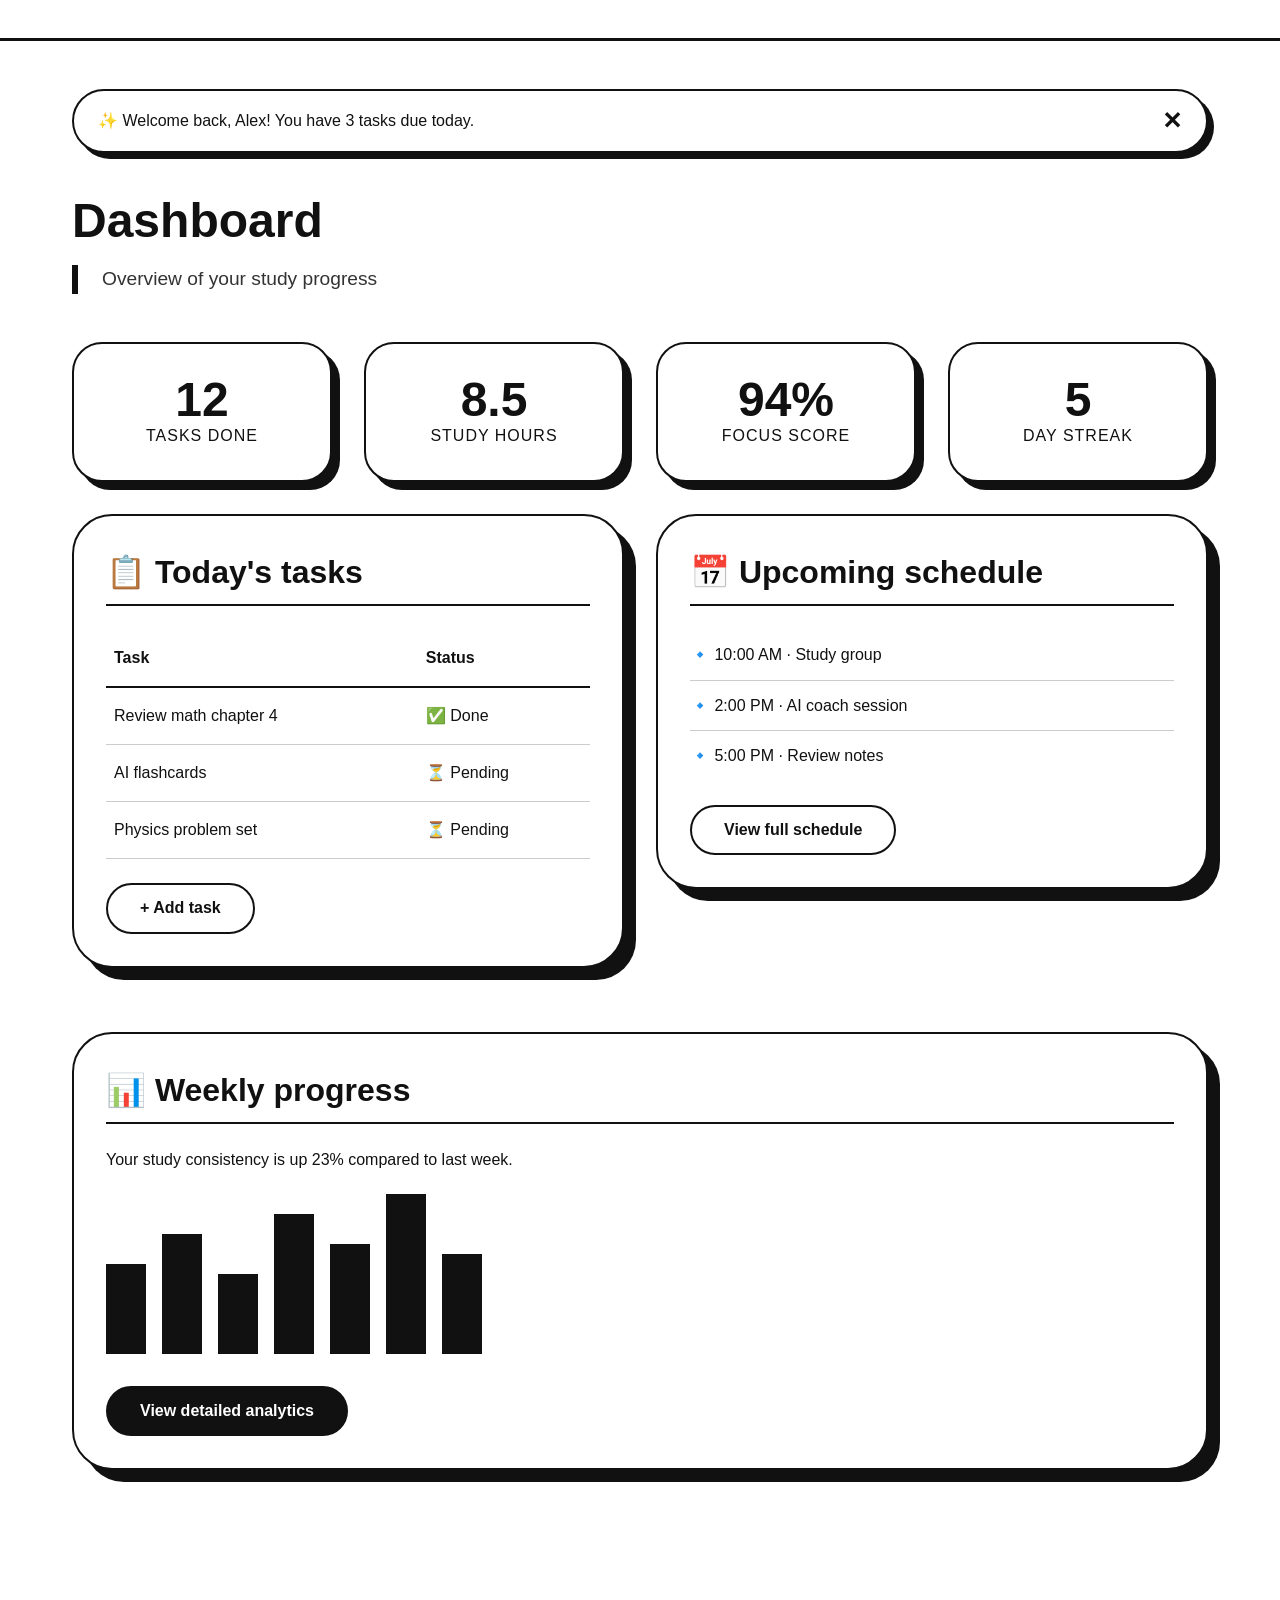
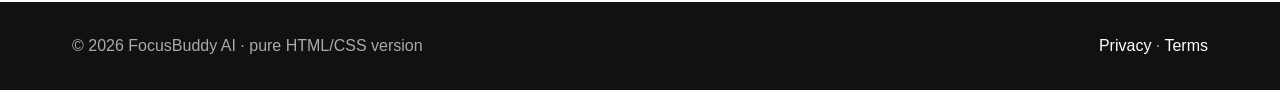
<file: template/dashboard.html>
<!DOCTYPE html>
<html lang="en">
<head>
    <meta charset="UTF-8">
    <meta name="viewport" content="width=device-width, initial-scale=1.0">
    <title>FocusBuddy AI · pure HTML/CSS</title>
    <!-- no frameworks, no bloat, just clean black/white design -->
    <style>
        * {
            margin: 0;
            padding: 0;
            box-sizing: border-box;
        }

        body {
            background: #fff;
            color: #111;
            font-family: -apple-system, BlinkMacSystemFont, 'Segoe UI', Roboto, Helvetica, Arial, sans-serif;
            line-height: 1.5;
            min-height: 100vh;
            display: flex;
            flex-direction: column;
        }

        /* black & white theme, no extra libraries */
        .container {
            max-width: 1200px;
            margin: 0 auto;
            padding: 0 2rem;
        }

        /* ----- navigation (pure css) ----- */
        .navbar {
            display: flex;
            justify-content: space-between;
            align-items: center;
            padding: 1.2rem 2rem;
            background: #fff;
            border-bottom: 3px solid #111;
            flex-wrap: wrap;
        }

        .logo {
            font-size: 1.8rem;
            font-weight: 800;
            letter-spacing: -0.5px;
            text-decoration: none;
            color: #111;
        }

        .logo i { /* fake icon using unicode */
            font-style: normal;
            margin-right: 4px;
        }

        .nav-links {
            display: flex;
            gap: 2rem;
            flex-wrap: wrap;
            align-items: center;
        }

        .nav-links a {
            text-decoration: none;
            color: #111;
            font-weight: 500;
            padding: 0.4rem 0;
            border-bottom: 2px solid transparent;
        }

        .nav-links a:hover {
            border-bottom-color: #111;
        }

        .nav-links .active {
            border-bottom-color: #111;
            font-weight: 700;
        }

        .btn-nav {
            border: 2px solid #111;
            background: #111;
            color: #fff;
            padding: 0.5rem 1.5rem;
            border-radius: 40px;
            font-weight: 600;
        }

        .btn-nav:hover {
            background: #fff;
            color: #111;
        }

        /* main content */
        main {
            flex: 1;
            padding: 3rem 0;
        }

        /* flash messages (pure) */
        .flash-message {
            background: #fff;
            border: 2px solid #111;
            padding: 1rem 1.5rem;
            margin-bottom: 2rem;
            border-radius: 50px;
            box-shadow: 6px 6px 0 #111;
            display: flex;
            justify-content: space-between;
            align-items: center;
        }

        .flash-close {
            background: none;
            border: none;
            font-size: 1.5rem;
            cursor: pointer;
            color: #111;
            font-weight: bold;
        }

        /* cards (black/white style) */
        .card {
            background: #fff;
            border: 2px solid #111;
            border-radius: 40px;
            padding: 2rem;
            box-shadow: 12px 12px 0 #111;
            margin-bottom: 2rem;
        }

        .card-title {
            font-size: 2rem;
            font-weight: 700;
            margin-bottom: 1.5rem;
            border-bottom: 2px solid #111;
            padding-bottom: 0.5rem;
        }

        /* buttons */
        .btn {
            display: inline-block;
            border: 2px solid #111;
            background: transparent;
            color: #111;
            padding: 0.7rem 2rem;
            border-radius: 60px;
            font-weight: 600;
            text-decoration: none;
            cursor: pointer;
            font-size: 1rem;
        }

        .btn-primary {
            background: #111;
            color: #fff;
        }

        .btn-primary:hover {
            background: #fff;
            color: #111;
        }

        .btn-outline:hover {
            background: #111;
            color: #fff;
        }

        /* forms */
        .form-group {
            margin-bottom: 1.5rem;
        }

        .form-label {
            font-weight: 600;
            display: block;
            margin-bottom: 0.5rem;
        }

        .form-control {
            width: 100%;
            padding: 0.9rem 1.5rem;
            border: 2px solid #111;
            border-radius: 60px;
            background: #fff;
            font-size: 1rem;
        }

        .form-control:focus {
            outline: none;
            background: #fafafa;
        }

        /* grid helpers (minimal) */
        .row {
            display: flex;
            flex-wrap: wrap;
            gap: 2rem;
            margin: 2rem 0;
        }

        .col {
            flex: 1;
            min-width: 250px;
        }

        /* dashboard stats */
        .stat-grid {
            display: grid;
            grid-template-columns: repeat(auto-fit, minmax(200px, 1fr));
            gap: 2rem;
            margin: 2rem 0;
        }

        .stat-item {
            background: #fff;
            border: 2px solid #111;
            border-radius: 30px;
            padding: 2rem 1rem;
            text-align: center;
            box-shadow: 8px 8px 0 #111;
        }

        .stat-number {
            font-size: 3rem;
            font-weight: 800;
            line-height: 1;
        }

        .stat-label {
            font-size: 1rem;
            text-transform: uppercase;
            letter-spacing: 1px;
        }

        /* table (for tasks) */
        .table {
            width: 100%;
            border-collapse: collapse;
        }

        .table th {
            text-align: left;
            padding: 1rem 0.5rem;
            border-bottom: 2px solid #111;
        }

        .table td {
            padding: 1rem 0.5rem;
            border-bottom: 1px solid #ccc;
        }

        /* footer */
        .footer {
            background: #111;
            color: #aaa;
            padding: 2rem 0;
            border-top: 4px solid #fff;
            margin-top: 3rem;
        }

        .footer .container {
            display: flex;
            justify-content: space-between;
            flex-wrap: wrap;
            gap: 1rem;
        }

        .footer a {
            color: #fff;
            text-decoration: none;
        }

        /* responsive */
        @media (max-width: 700px) {
            .navbar {
                flex-direction: column;
                gap: 1rem;
                text-align: center;
            }
            .nav-links {
                justify-content: center;
            }
        }
    </style>
</head>
<body>
    <!-- pure HTML/CSS navigation (no Flask logic here, but structure matches) -->
    <nav class="navbar">
        <div class="nav-links">
            <!-- authenticated user view example (dashboard, tasks, etc) -->
            <!-- <a href="#" class="active">Dashboard</a> -->
            <!-- <a href="#">Tasks</a> -->
            <!-- <a href="#">Schedule</a> -->
            <!-- <a href="#">Analytics</a> -->
            <!-- <a href="#" class="btn-nav">Logout</a> -->
            <!-- for non-authenticated, you'd show Login/Register 
            <a href="#">Login</a>
            <a href="#" class="btn-nav">Register</a>
            -->
        </div>
    </nav>

    <main>
        <div class="container">
            <!-- flash message demo (pure) -->
            <div class="flash-message">
                <span><strong>✨</strong> Welcome back, Alex! You have 3 tasks due today.</span>
                <button class="flash-close" onclick="this.parentElement.style.display='none'">✕</button>
            </div>

            <!-- page title block (varies per page) -->
            <h1 style="font-size: 3rem; font-weight: 800; margin-bottom: 0.5rem;">Dashboard</h1>
            <p style="font-size: 1.2rem; color: #333; border-left: 6px solid #111; padding-left: 1.5rem; margin-bottom: 3rem;">
                Overview of your study progress
            </p>

            <!-- stats grid (example) -->
            <div class="stat-grid">
                <div class="stat-item">
                    <div class="stat-number">12</div>
                    <div class="stat-label">tasks done</div>
                </div>
                <div class="stat-item">
                    <div class="stat-number">8.5</div>
                    <div class="stat-label">study hours</div>
                </div>
                <div class="stat-item">
                    <div class="stat-number">94%</div>
                    <div class="stat-label">focus score</div>
                </div>
                <div class="stat-item">
                    <div class="stat-number">5</div>
                    <div class="stat-label">day streak</div>
                </div>
            </div>

            <!-- two column row (tasks + upcoming) -->
            <div class="row">
                <div class="col">
                    <div class="card">
                        <div class="card-title">📋 Today's tasks</div>
                        <table class="table">
                            <tr><th>Task</th><th>Status</th></tr>
                            <tr><td>Review math chapter 4</td><td>✅ Done</td></tr>
                            <tr><td>AI flashcards</td><td>⏳ Pending</td></tr>
                            <tr><td>Physics problem set</td><td>⏳ Pending</td></tr>
                        </table>
                        <a href="#" class="btn btn-outline" style="margin-top:1.5rem;">+ Add task</a>
                    </div>
                </div>
                <div class="col">
                    <div class="card">
                        <div class="card-title">📅 Upcoming schedule</div>
                        <ul style="list-style: none;">
                            <li style="padding:0.8rem 0; border-bottom:1px solid #ccc;">🔹 10:00 AM · Study group</li>
                            <li style="padding:0.8rem 0; border-bottom:1px solid #ccc;">🔹 2:00 PM · AI coach session</li>
                            <li style="padding:0.8rem 0;">🔹 5:00 PM · Review notes</li>
                        </ul>
                        <a href="#" class="btn btn-outline" style="margin-top:1.5rem;">View full schedule</a>
                    </div>
                </div>
            </div>

            <!-- extra card for analytics preview -->
            <div class="card">
                <div class="card-title">📊 Weekly progress</div>
                <p style="margin-bottom: 1.5rem;">Your study consistency is up 23% compared to last week.</p>
                <!-- fake chart using pure css (just visual) -->
                <div style="display: flex; gap: 1rem; align-items: flex-end; height: 150px; margin: 2rem 0;">
                    <div style="background: #111; width: 40px; height: 90px;"></div>
                    <div style="background: #111; width: 40px; height: 120px;"></div>
                    <div style="background: #111; width: 40px; height: 80px;"></div>
                    <div style="background: #111; width: 40px; height: 140px;"></div>
                    <div style="background: #111; width: 40px; height: 110px;"></div>
                    <div style="background: #111; width: 40px; height: 160px;"></div>
                    <div style="background: #111; width: 40px; height: 100px;"></div>
                </div>
                <a href="#" class="btn btn-primary">View detailed analytics</a>
            </div>
        </div>
    </main>

    <!-- footer -->
    <footer class="footer">
        <div class="container">
            <span>© 2026 FocusBuddy AI · pure HTML/CSS version</span>
            <span>
                <a href="#">Privacy</a> · <a href="#">Terms</a>
            </span>
        </div>
    </footer>

    <!-- tiny script to handle flash close (pure js, no frameworks) -->
    <script>
        document.querySelectorAll('.flash-close').forEach(btn => {
            btn.addEventListener('click', function() {
                this.parentElement.style.display = 'none';
            });
        });
    </script>
</body>
</html>
</file>
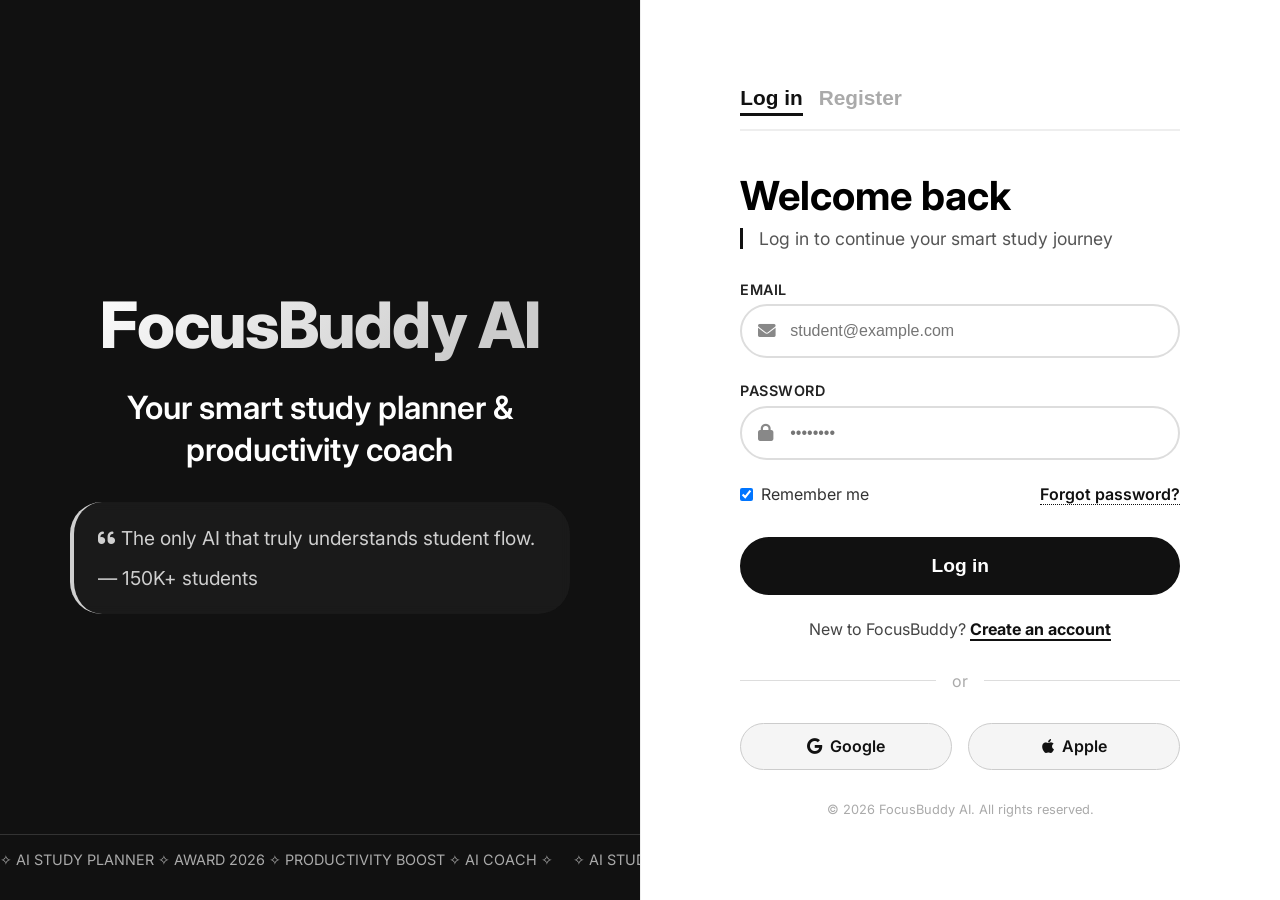
<file: template/login.html>
<!DOCTYPE html>
<html lang="en">
<head>
    <meta charset="UTF-8">
    <meta name="viewport" content="width=device-width, initial-scale=1.0">
    <title>FocusBuddy AI · login & register</title>
    <!-- Font Awesome 6 -->
    <link rel="stylesheet" href="https://cdnjs.cloudflare.com/ajax/libs/font-awesome/6.0.0-beta3/css/all.min.css">
    <!-- Google Fonts: Inter -->
    <link href="https://fonts.googleapis.com/css2?family=Inter:opsz,wght@14..32,400;14..32,500;14..32,600;14..32,700;14..32,800&display=swap" rel="stylesheet">
    <style>
        * {
            margin: 0;
            padding: 0;
            box-sizing: border-box;
        }

        body {
            font-family: 'Inter', sans-serif;
            background: #fff;
            color: #111;
            min-height: 100vh;
            display: flex;
            align-items: center;
            justify-content: center;
            overflow-x: hidden;
        }

        /* main split container */
        .auth-container {
            display: flex;
            width: 100vw;
            min-height: 100vh;
        }

        /* left panel — black / brand with video */
        .auth-brand {
            flex: 1;
            background: #111;
            color: #fff;
            display: flex;
            flex-direction: column;
            justify-content: center;
            align-items: center;
            position: relative;
            overflow: hidden;
            padding: 2rem;
        }

        .brand-video-bg {
            position: absolute;
            top: 0;
            left: 0;
            min-width: 100%;
            min-height: 100%;
            width: auto;
            height: auto;
            object-fit: cover;
            opacity: 0.2;
            filter: grayscale(1) contrast(1.4);
            z-index: 0;
            pointer-events: none;
        }

        .brand-content {
            position: relative;
            z-index: 3;
            max-width: 500px;
            text-align: center;
        }

        .brand-logo {
            font-size: 4rem;
            font-weight: 800;
            letter-spacing: -0.02em;
            margin-bottom: 1.5rem;
            background: linear-gradient(135deg, #fff 0%, #ccc 80%);
            -webkit-background-clip: text;
            -webkit-text-fill-color: transparent;
            background-clip: text;
        }

        .brand-tagline {
            font-size: 2rem;
            font-weight: 600;
            line-height: 1.3;
            margin-bottom: 2rem;
        }

        .brand-quote {
            font-size: 1.2rem;
            opacity: 0.8;
            border-left: 4px solid #fff;
            padding-left: 1.5rem;
            text-align: left;
            background: rgba(255,255,255,0.05);
            padding: 1.5rem;
            border-radius: 32px;
            backdrop-filter: blur(4px);
        }

        .mini-marquee {
            position: absolute;
            bottom: 2rem;
            left: 0;
            width: 100%;
            overflow: hidden;
            white-space: nowrap;
            color: #aaa;
            font-size: 0.9rem;
            text-transform: uppercase;
            border-top: 1px solid #333;
            padding-top: 1rem;
        }

        .mini-marquee span {
            display: inline-block;
            animation: scrollMini 14s linear infinite;
        }

        @keyframes scrollMini {
            0% { transform: translateX(0); }
            100% { transform: translateX(-50%); }
        }

        /* right panel — white, contains both forms with toggle */
        .auth-forms-panel {
            flex: 1;
            background: #fff;
            display: flex;
            align-items: center;
            justify-content: center;
            padding: 2rem;
            border-left: 1px solid #eee;
        }

        .form-card {
            max-width: 440px;
            width: 100%;
        }

        .form-card h2 {
            font-size: 2.5rem;
            font-weight: 700;
            margin-bottom: 0.5rem;
            color: #000;
        }

        .form-card .welcome {
            font-size: 1.1rem;
            color: #555;
            margin-bottom: 2rem;
            border-left: 3px solid #111;
            padding-left: 1rem;
        }

        /* form toggle buttons (login / register) */
        .form-toggler {
            display: flex;
            gap: 1rem;
            margin-bottom: 2.5rem;
            border-bottom: 2px solid #eee;
            padding-bottom: 0.8rem;
        }

        .toggle-btn {
            background: transparent;
            border: none;
            font-size: 1.3rem;
            font-weight: 600;
            color: #aaa;
            cursor: pointer;
            padding: 0.2rem 0;
            transition: 0.2s;
            border-bottom: 3px solid transparent;
        }

        .toggle-btn.active {
            color: #111;
            border-bottom-color: #111;
        }

        /* forms (only one visible at a time) */
        .auth-form {
            display: none;
        }

        .auth-form.active-form {
            display: block;
        }

        .input-group {
            margin-bottom: 1.5rem;
            position: relative;
        }

        .input-group label {
            font-weight: 600;
            font-size: 0.9rem;
            text-transform: uppercase;
            letter-spacing: 0.5px;
            color: #222;
            display: block;
            margin-bottom: 0.4rem;
        }

        .input-icon {
            position: relative;
        }

        .input-icon i {
            position: absolute;
            left: 18px;
            top: 50%;
            transform: translateY(-50%);
            color: #888;
            font-size: 1.1rem;
        }

        .input-icon input {
            width: 100%;
            padding: 1rem 1rem 1rem 3rem;
            border: 2px solid #ddd;
            border-radius: 60px;
            font-size: 1rem;
            background: #fff;
            transition: 0.2s;
            outline: none;
        }

        .input-icon input:focus {
            border-color: #111;
        }

        .forgot-row {
            display: flex;
            justify-content: space-between;
            align-items: center;
            margin: 1rem 0 2rem;
        }

        .remember {
            display: flex;
            align-items: center;
            gap: 0.5rem;
            color: #333;
        }

        .forgot-link {
            color: #111;
            text-decoration: none;
            font-weight: 600;
            border-bottom: 1px dotted #111;
        }

        .btn-login, .btn-register {
            width: 100%;
            background: #111;
            color: #fff;
            border: 2px solid #111;
            padding: 1rem;
            border-radius: 60px;
            font-weight: 700;
            font-size: 1.2rem;
            cursor: pointer;
            transition: 0.2s;
            margin-bottom: 1.5rem;
        }

        .btn-login:hover, .btn-register:hover {
            background: transparent;
            color: #111;
        }

        .signup-link, .login-link {
            text-align: center;
            color: #444;
        }

        .signup-link a, .login-link a {
            color: #111;
            font-weight: 700;
            text-decoration: none;
            border-bottom: 2px solid #111;
            cursor: pointer;
        }

        .hr-line {
            display: flex;
            align-items: center;
            gap: 1rem;
            color: #aaa;
            margin: 2rem 0;
        }

        .hr-line hr {
            flex: 1;
            border: none;
            border-top: 1px solid #ddd;
        }

        .social-buttons {
            display: flex;
            gap: 1rem;
        }

        .social-btn {
            flex: 1;
            background: #f5f5f5;
            border: 1px solid #ccc;
            border-radius: 50px;
            padding: 0.8rem;
            font-weight: 600;
            display: flex;
            align-items: center;
            justify-content: center;
            gap: 0.5rem;
            transition: 0.2s;
            cursor: pointer;
        }

        .social-btn:hover {
            background: #111;
            color: #fff;
            border-color: #111;
        }

        .social-btn:hover i {
            color: #fff;
        }

        .footer-note {
            text-align: center;
            margin-top: 2rem;
            font-size: 0.8rem;
            color: #aaa;
        }

        /* name fields side by side for register */
        .name-row {
            display: flex;
            gap: 1rem;
        }

        .name-row .input-group {
            flex: 1;
        }

        @media (max-width: 900px) {
            .auth-container {
                flex-direction: column;
            }
            .auth-brand {
                display: none;
            }
        }
    </style>
</head>
<body>
<div class="auth-container">
    <!-- LEFT: black brand panel (same for both) -->
    <div class="auth-brand">
        <video class="brand-video-bg" autoplay muted loop playsinline>
            <source src="https://videos.pexels.com/video-files/3129671/3129671-uhd_3840_2160_25fps.mp4" type="video/mp4">
        </video>
        <div class="brand-content">
            <div class="brand-logo">FocusBuddy AI</div>
            <div class="brand-tagline">Your smart study planner & productivity coach</div>
            <div class="brand-quote">
                <i class="fas fa-quote-left"></i> The only AI that truly understands student flow. 
                <span style="display:block; margin-top:1rem;">— 150K+ students</span>
            </div>
        </div>
        <div class="mini-marquee">
            <span>✧ AI STUDY PLANNER ✧ AWARD 2026 ✧ PRODUCTIVITY BOOST ✧ AI COACH ✧  &nbsp;&nbsp;&nbsp; </span>
            <span>✧ AI STUDY PLANNER ✧ AWARD 2026 ✧ PRODUCTIVITY BOOST ✧ AI COACH ✧  &nbsp;&nbsp;&nbsp; </span>
        </div>
    </div>

    <!-- RIGHT: forms panel with toggle -->
    <div class="auth-forms-panel">
        <div class="form-card">
            <!-- toggle buttons -->
            <div class="form-toggler">
                <button class="toggle-btn active" id="btnLoginTab">Log in</button>
                <button class="toggle-btn" id="btnRegisterTab">Register</button>
            </div>

            <!-- LOGIN FORM (active by default) -->
            <div id="loginForm" class="auth-form active-form">
                <h2>Welcome back</h2>
                <div class="welcome">Log in to continue your smart study journey</div>
                <form>
                    <div class="input-group">
                        <label>Email</label>
                        <div class="input-icon">
                            <i class="fas fa-envelope"></i>
                            <input type="email" placeholder="student@example.com" required>
                        </div>
                    </div>
                    <div class="input-group">
                        <label>Password</label>
                        <div class="input-icon">
                            <i class="fas fa-lock"></i>
                            <input type="password" placeholder="••••••••" required>
                        </div>
                    </div>
                    <div class="forgot-row">
                        <label class="remember">
                            <input type="checkbox" checked> Remember me
                        </label>
                        <a href="#" class="forgot-link">Forgot password?</a>
                    </div>
                    <button type="submit" class="btn-login">Log in</button>
                    <div class="signup-link">
                        New to FocusBuddy? <a id="switchToRegister">Create an account</a>
                    </div>
                    <div class="hr-line"><hr><span>or</span><hr></div>
                    <div class="social-buttons">
                        <div class="social-btn"><i class="fab fa-google"></i> Google</div>
                        <div class="social-btn"><i class="fab fa-apple"></i> Apple</div>
                    </div>
                </form>
            </div>

            <!-- REGISTER FORM (hidden initially) -->
            <div id="registerForm" class="auth-form">
                <h2>Join FocusBuddy</h2>
                <div class="welcome">Start your AI‑powered study journey</div>
                <form>
                    <div class="name-row">
                        <div class="input-group">
                            <label>First name</label>
                            <div class="input-icon">
                                <i class="fas fa-user"></i>
                                <input type="text" placeholder="Alex" required>
                            </div>
                        </div>
                        <div class="input-group">
                            <label>Last name</label>
                            <div class="input-icon">
                                <i class="fas fa-user"></i>
                                <input type="text" placeholder="Chen" required>
                            </div>
                        </div>
                    </div>
                    <div class="input-group">
                        <label>Email</label>
                        <div class="input-icon">
                            <i class="fas fa-envelope"></i>
                            <input type="email" placeholder="student@example.com" required>
                        </div>
                    </div>
                    <div class="input-group">
                        <label>Password</label>
                        <div class="input-icon">
                            <i class="fas fa-lock"></i>
                            <input type="password" placeholder="Create a password" required>
                        </div>
                    </div>
                    <div class="input-group">
                        <label>Confirm password</label>
                        <div class="input-icon">
                            <i class="fas fa-lock"></i>
                            <input type="password" placeholder="Re-enter password" required>
                        </div>
                    </div>
                    <label class="remember" style="margin: 1rem 0 2rem; display: flex; gap:0.5rem;">
                        <input type="checkbox" required> I agree to the <a href="#" style="color:#111; font-weight:600;">Terms</a> and <a href="#" style="color:#111; font-weight:600;">Privacy</a>.
                    </label>
                    <button type="submit" class="btn-register">Create account</button>
                    <div class="login-link">
                        Already have an account? <a id="switchToLogin">Log in</a>
                    </div>
                    <div class="hr-line"><hr><span>or</span><hr></div>
                    <div class="social-buttons">
                        <div class="social-btn"><i class="fab fa-google"></i> Google</div>
                        <div class="social-btn"><i class="fab fa-apple"></i> Apple</div>
                    </div>
                </form>
            </div>

            <div class="footer-note">
                © 2026 FocusBuddy AI. All rights reserved.
            </div>
        </div>
    </div>
</div>

<!-- Simple JavaScript to toggle forms + active tab -->
<script>
    (function() {
        const loginTab = document.getElementById('btnLoginTab');
        const registerTab = document.getElementById('btnRegisterTab');
        const loginForm = document.getElementById('loginForm');
        const registerForm = document.getElementById('registerForm');
        const switchToRegister = document.getElementById('switchToRegister');
        const switchToLogin = document.getElementById('switchToLogin');

        function activateLogin() {
            loginTab.classList.add('active');
            registerTab.classList.remove('active');
            loginForm.classList.add('active-form');
            registerForm.classList.remove('active-form');
        }

        function activateRegister() {
            registerTab.classList.add('active');
            loginTab.classList.remove('active');
            registerForm.classList.add('active-form');
            loginForm.classList.remove('active-form');
        }

        // tab clicks
        loginTab.addEventListener('click', activateLogin);
        registerTab.addEventListener('click', activateRegister);

        // inline links inside forms
        if (switchToRegister) {
            switchToRegister.addEventListener('click', (e) => {
                e.preventDefault();
                activateRegister();
            });
        }
        if (switchToLogin) {
            switchToLogin.addEventListener('click', (e) => {
                e.preventDefault();
                activateLogin();
            });
        }
    })();
</script>
</body>
</html>
</file>
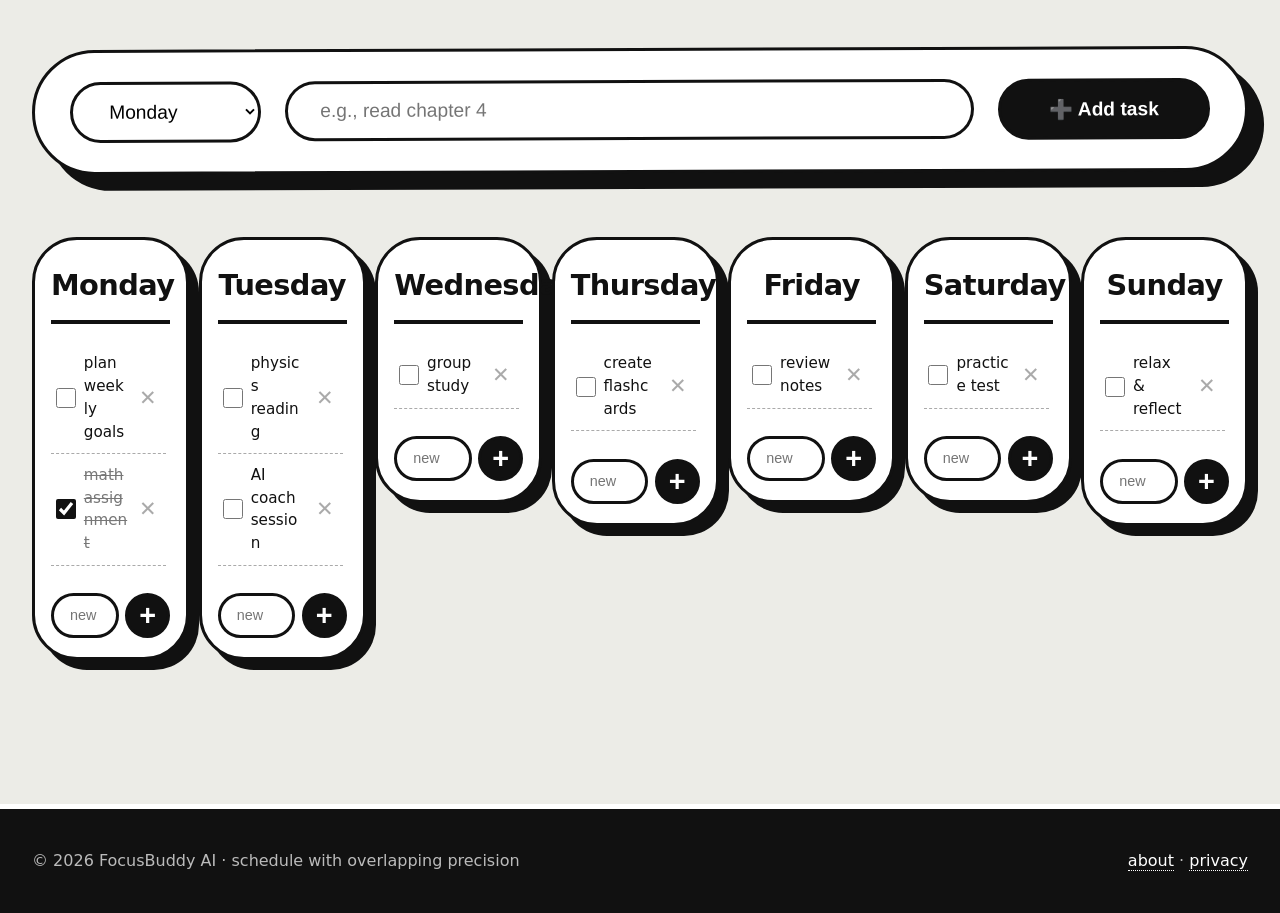
<file: template/schedule.html>
<!DOCTYPE html>
<html lang="en">
<head>
    <meta charset="UTF-8">
    <meta name="viewport" content="width=device-width, initial-scale=1.0">
    <title>FocusBuddy · schedule · overlapping precision</title>
    <style>
        * {
            margin: 0;
            padding: 0;
            box-sizing: border-box;
        }

        body {
            background: #ecece7;  /* warm paper tone */
            color: #111;
            font-family: system-ui, -apple-system, 'Segoe UI', Roboto, 'Helvetica Neue', sans-serif;
            line-height: 1.5;
            min-height: 100vh;
            display: flex;
            flex-direction: column;
        }

        /* ----- main container ----- */
        .container {
            max-width: 1400px;
            margin: 0 auto;
            padding: 0 2rem;
        }

        /* ----- NAVIGATION (crisp) ----- */
        .navbar {
            display: flex;
            justify-content: space-between;
            align-items: center;
            padding: 1.2rem 2.5rem;
            background: #ffffff;
            border-bottom: 4px solid #111;
            flex-wrap: wrap;
            box-shadow: 0 8px 0 #111;
            margin-bottom: 0.8rem;
        }

        .logo {
            font-size: 2rem;
            font-weight: 800;
            letter-spacing: -0.03em;
            text-decoration: none;
            color: #111;
            background: #fff;
            padding: 0.2rem 0;
        }

        .nav-links {
            display: flex;
            gap: 2.2rem;
            align-items: center;
            flex-wrap: wrap;
        }

        .nav-links a {
            text-decoration: none;
            color: #111;
            font-weight: 600;
            font-size: 1.1rem;
            padding: 0.3rem 0;
            border-bottom: 3px solid transparent;
        }

        .nav-links a:hover {
            border-bottom-color: #111;
        }

        .nav-links .active {
            border-bottom-color: #111;
        }

        .btn-nav {
            background: #111;
            color: #fff !important;
            padding: 0.6rem 2rem !important;
            border-radius: 50px;
            border: 2px solid #111;
        }

        .btn-nav:hover {
            background: transparent;
            color: #111 !important;
            border-bottom-color: #111 !important;
        }

        /* ----- page header ----- */
        .page-header {
            margin: 2.5rem 0 2rem;
        }

        .page-header h1 {
            font-size: 4.2rem;
            font-weight: 800;
            letter-spacing: -0.03em;
            line-height: 1;
            background: #111;
            color: #fff;
            display: inline-block;
            padding: 0.4rem 2rem 0.4rem 2rem;
            border-radius: 120px;
            border: 3px solid #111;
            box-shadow: 12px 12px 0 #888;
            margin-bottom: 1rem;
        }

        .page-desc {
            font-size: 1.5rem;
            border-left: 8px solid #111;
            padding-left: 2rem;
            color: #222;
            max-width: 800px;
        }

        /* ----- QUICK ADD (overlapping element) ----- */
        .quick-add-block {
            background: #fff;
            border: 3px solid #111;
            border-radius: 100px;
            padding: 1.8rem 2.2rem;
            box-shadow: 16px 16px 0 #111;
            display: flex;
            gap: 1.5rem;
            flex-wrap: wrap;
            align-items: center;
            margin: 3rem 0 4rem;
            transform: rotate(-0.2deg);
            transition: 0.2s;
        }

        .quick-add-block:hover {
            transform: rotate(0deg) translate(-4px, -4px);
            box-shadow: 22px 22px 0 #111;
        }

        .quick-add-block select,
        .quick-add-block input {
            border: 3px solid #111;
            border-radius: 80px;
            padding: 1rem 2rem;
            font-size: 1.2rem;
            background: #fff;
            font-weight: 500;
        }

        .quick-add-block select {
            min-width: 180px;
            cursor: pointer;
        }

        .quick-add-block input {
            flex: 2;
            min-width: 260px;
        }

        .quick-add-block button {
            background: #111;
            color: #fff;
            border: 3px solid #111;
            border-radius: 80px;
            padding: 1rem 3rem;
            font-weight: 700;
            font-size: 1.2rem;
            cursor: pointer;
            transition: 0.15s;
            white-space: nowrap;
        }

        .quick-add-block button:hover {
            background: #fff;
            color: #111;
        }

        /* ----- SCHEDULE GRID (overlapping cards) ----- */
        .schedule-grid {
            display: grid;
            grid-template-columns: repeat(7, 1fr);
            gap: 1.2rem;
            margin: 3rem 0 5rem;
            align-items: start;
        }

        /* overlapping effect base */
        .day-card {
            background: #fff;
            border: 3px solid #111;
            border-radius: 45px;
            padding: 1.5rem 1rem 1.2rem;
            box-shadow: 10px 10px 0 #111;
            transition: all 0.15s ease;
            display: flex;
            flex-direction: column;
            min-width: 0; /* avoid overflow */
            position: relative;
            z-index: 2;
        }

        /* overlapping magic: each card slightly overlaps next */
        .day-card:not(:first-child) {
            margin-left: -0.6rem;
        }

        .schedule-grid:hover .day-card {
            box-shadow: 8px 8px 0 #111;
        }

        .day-card:hover {
            transform: scale(1.02) translateY(-8px) translateX(-4px);
            box-shadow: 18px 18px 0 #111;
            z-index: 10;
            background: #fff;
        }

        .day-name {
            font-size: 1.8rem;
            font-weight: 800;
            text-align: center;
            border-bottom: 4px solid #111;
            padding-bottom: 0.8rem;
            margin-bottom: 1.2rem;
            letter-spacing: -0.02em;
        }

        .task-list {
            list-style: none;
            margin-bottom: 1.2rem;
            max-height: 260px;
            overflow-y: auto;
            scrollbar-width: thin;
            scrollbar-color: #111 #ccc;
            padding-right: 4px;
        }

        .task-list li {
            display: flex;
            align-items: center;
            gap: 0.5rem;
            padding: 0.6rem 0.3rem;
            border-bottom: 1px dashed #aaa;
            font-size: 0.95rem;
        }

        .task-check {
            width: 20px;
            height: 20px;
            accent-color: #111;
            flex-shrink: 0;
            cursor: pointer;
            border: 2px solid #111;
        }

        .task-text {
            flex: 1;
            word-break: break-word;
            font-weight: 500;
        }

        .completed .task-text {
            text-decoration: line-through;
            color: #777;
        }

        .delete-task {
            background: none;
            border: none;
            font-size: 1.3rem;
            cursor: pointer;
            color: #aaa;
            padding: 0 4px;
            line-height: 1;
        }

        .delete-task:hover {
            color: #111;
            font-weight: 700;
        }

        .add-task-form {
            display: flex;
            gap: 0.4rem;
            margin-top: 0.5rem;
        }

        .add-task-input {
            flex: 1;
            border: 3px solid #111;
            border-radius: 40px;
            padding: 0.7rem 1rem;
            font-size: 0.9rem;
            background: #fff;
            min-width: 0;
        }

        .add-task-btn {
            background: #111;
            color: #fff;
            border: 3px solid #111;
            border-radius: 50%;
            width: 45px;
            height: 45px;
            font-size: 1.8rem;
            font-weight: bold;
            display: flex;
            align-items: center;
            justify-content: center;
            cursor: pointer;
            flex-shrink: 0;
        }

        .add-task-btn:hover {
            background: #fff;
            color: #111;
        }

        /* ----- footer ----- */
        .footer {
            background: #111;
            color: #bbb;
            padding: 2.5rem 0;
            border-top: 5px solid #fff;
            margin-top: 4rem;
        }

        .footer .container {
            display: flex;
            justify-content: space-between;
            flex-wrap: wrap;
            gap: 1rem;
        }

        .footer a {
            color: #fff;
            text-decoration: none;
            border-bottom: 1px dotted #fff;
        }

        /* responsive */
        @media (max-width: 1000px) {
            .schedule-grid {
                grid-template-columns: repeat(4, 1fr);
            }
            .day-card:not(:first-child) {
                margin-left: 0; /* cancel overlap on smaller screens */
            }
        }

        @media (max-width: 700px) {
            .schedule-grid {
                grid-template-columns: repeat(2, 1fr);
            }
            .page-header h1 {
                font-size: 3rem;
            }
        }
    </style>
</head>
<body>
    <!-- navigation -->


    <main>
        <div class="container">
           
            <!-- quick add row (overlaps visually) -->
            <div class="quick-add-block">
                <select id="daySelect">
                    <option value="0">Monday</option>
                    <option value="1">Tuesday</option>
                    <option value="2">Wednesday</option>
                    <option value="3">Thursday</option>
                    <option value="4">Friday</option>
                    <option value="5">Saturday</option>
                    <option value="6">Sunday</option>
                </select>
                <input type="text" id="taskInput" placeholder="e.g., read chapter 4">
                <button id="quickAddBtn">➕ Add task</button>
            </div>

            <!-- dynamic weekly grid injected by JS -->
            <div class="schedule-grid" id="scheduleGrid"></div>
        </div>
    </main>

    <footer class="footer">
        <div class="container">
            <span>© 2026 FocusBuddy AI · schedule with overlapping precision</span>
            <span><a href="#">about</a> · <a href="#">privacy</a></span>
        </div>
    </footer>

    <script>
        (function() {
            // ---------- working schedule with localStorage ----------
            const STORAGE_KEY = 'focusbuddy_schedule_overlap';
            const dayNames = ['Monday', 'Tuesday', 'Wednesday', 'Thursday', 'Friday', 'Saturday', 'Sunday'];

            // default tasks (some variety)
            const defaultTasks = [
                { day: 0, text: 'plan weekly goals', done: false },
                { day: 0, text: 'math assignment', done: true },
                { day: 1, text: 'physics reading', done: false },
                { day: 2, text: 'group study', done: false },
                { day: 3, text: 'create flashcards', done: false },
                { day: 4, text: 'review notes', done: false },
                { day: 5, text: 'practice test', done: false },
                { day: 6, text: 'relax & reflect', done: false },
                { day: 1, text: 'AI coach session', done: false },
            ];

            // load or init
            let scheduleData = JSON.parse(localStorage.getItem(STORAGE_KEY));
            if (!scheduleData || !Array.isArray(scheduleData)) {
                scheduleData = defaultTasks;
                localStorage.setItem(STORAGE_KEY, JSON.stringify(scheduleData));
            }

            function save() {
                localStorage.setItem(STORAGE_KEY, JSON.stringify(scheduleData));
            }

            // helper to escape (prevent XSS)
            function escapeHtml(text) {
                const div = document.createElement('div');
                div.textContent = text;
                return div.innerHTML;
            }

            // render the overlapping grid
            function render() {
                const grid = document.getElementById('scheduleGrid');
                if (!grid) return;

                let html = '';
                for (let d = 0; d < 7; d++) {
                    const dayTasks = scheduleData.filter(t => t.day === d);

                    html += `<div class="day-card" data-day="${d}">`;
                    html += `<div class="day-name">${dayNames[d]}</div>`;

                    html += `<ul class="task-list" id="day-${d}-list">`;
                    dayTasks.forEach((task, idx) => {
                        html += `<li class="${task.done ? 'completed' : ''}" data-day="${d}" data-task-idx="${idx}">`;
                        html += `<input type="checkbox" class="task-check" ${task.done ? 'checked' : ''} data-day="${d}" data-task-idx="${idx}">`;
                        html += `<span class="task-text">${escapeHtml(task.text)}</span>`;
                        html += `<button class="delete-task" data-day="${d}" data-task-idx="${idx}">✕</button>`;
                        html += `</li>`;
                    });
                    html += `</ul>`;

                    // mini add form inside card
                    html += `<div class="add-task-form">`;
                    html += `<input type="text" class="add-task-input" id="input-${d}" placeholder="new">`;
                    html += `<button class="add-task-btn" data-day="${d}">+</button>`;
                    html += `</div>`;
                    html += `</div>`;
                }

                grid.innerHTML = html;

                // re-attach events
                attachEvents();
            }

            function attachEvents() {
                // checkboxes
                document.querySelectorAll('.task-check').forEach(cb => {
                    cb.addEventListener('change', function(e) {
                        const day = parseInt(this.dataset.day);
                        const idx = parseInt(this.dataset.taskIdx);
                        const dayTasks = scheduleData.filter(t => t.day === day);
                        if (dayTasks[idx]) {
                            const target = dayTasks[idx];
                            // update by value (more robust: use text + done state)
                            scheduleData = scheduleData.map(t => {
                                if (t.day === day && t.text === target.text && t.done === target.done) {
                                    return { ...t, done: this.checked };
                                }
                                return t;
                            });
                            save();
                            render(); // re-render to refresh style
                        }
                    });
                });

                // delete buttons
                document.querySelectorAll('.delete-task').forEach(btn => {
                    btn.addEventListener('click', function(e) {
                        const day = parseInt(this.dataset.day);
                        const idx = parseInt(this.dataset.taskIdx);
                        const dayTasks = scheduleData.filter(t => t.day === day);
                        if (dayTasks[idx]) {
                            const target = dayTasks[idx];
                            scheduleData = scheduleData.filter(t => !(t.day === day && t.text === target.text && t.done === target.done));
                            save();
                            render();
                        }
                    });
                });

                // add button inside each day card
                document.querySelectorAll('.add-task-btn').forEach(btn => {
                    btn.addEventListener('click', function(e) {
                        const day = parseInt(this.dataset.day);
                        const input = document.getElementById(`input-${day}`);
                        const newText = input.value.trim();
                        if (newText === '') return;
                        scheduleData.push({ day, text: newText, done: false });
                        save();
                        render();
                    });
                });

                // quick add from top bar
                const quickBtn = document.getElementById('quickAddBtn');
                if (quickBtn) {
                    quickBtn.addEventListener('click', function() {
                        const daySelect = document.getElementById('daySelect');
                        const day = parseInt(daySelect.value);
                        const input = document.getElementById('taskInput');
                        const newText = input.value.trim();
                        if (newText === '') return;
                        scheduleData.push({ day, text: newText, done: false });
                        save();
                        render();
                        input.value = '';
                    });
                }

                // allow enter key in quick input
                const taskInput = document.getElementById('taskInput');
                if (taskInput) {
                    taskInput.addEventListener('keypress', (e) => {
                        if (e.key === 'Enter') {
                            document.getElementById('quickAddBtn')?.click();
                        }
                    });
                }
            }

            // initial render
            render();
        })();
    </script>
</body>
</html>
</file>
